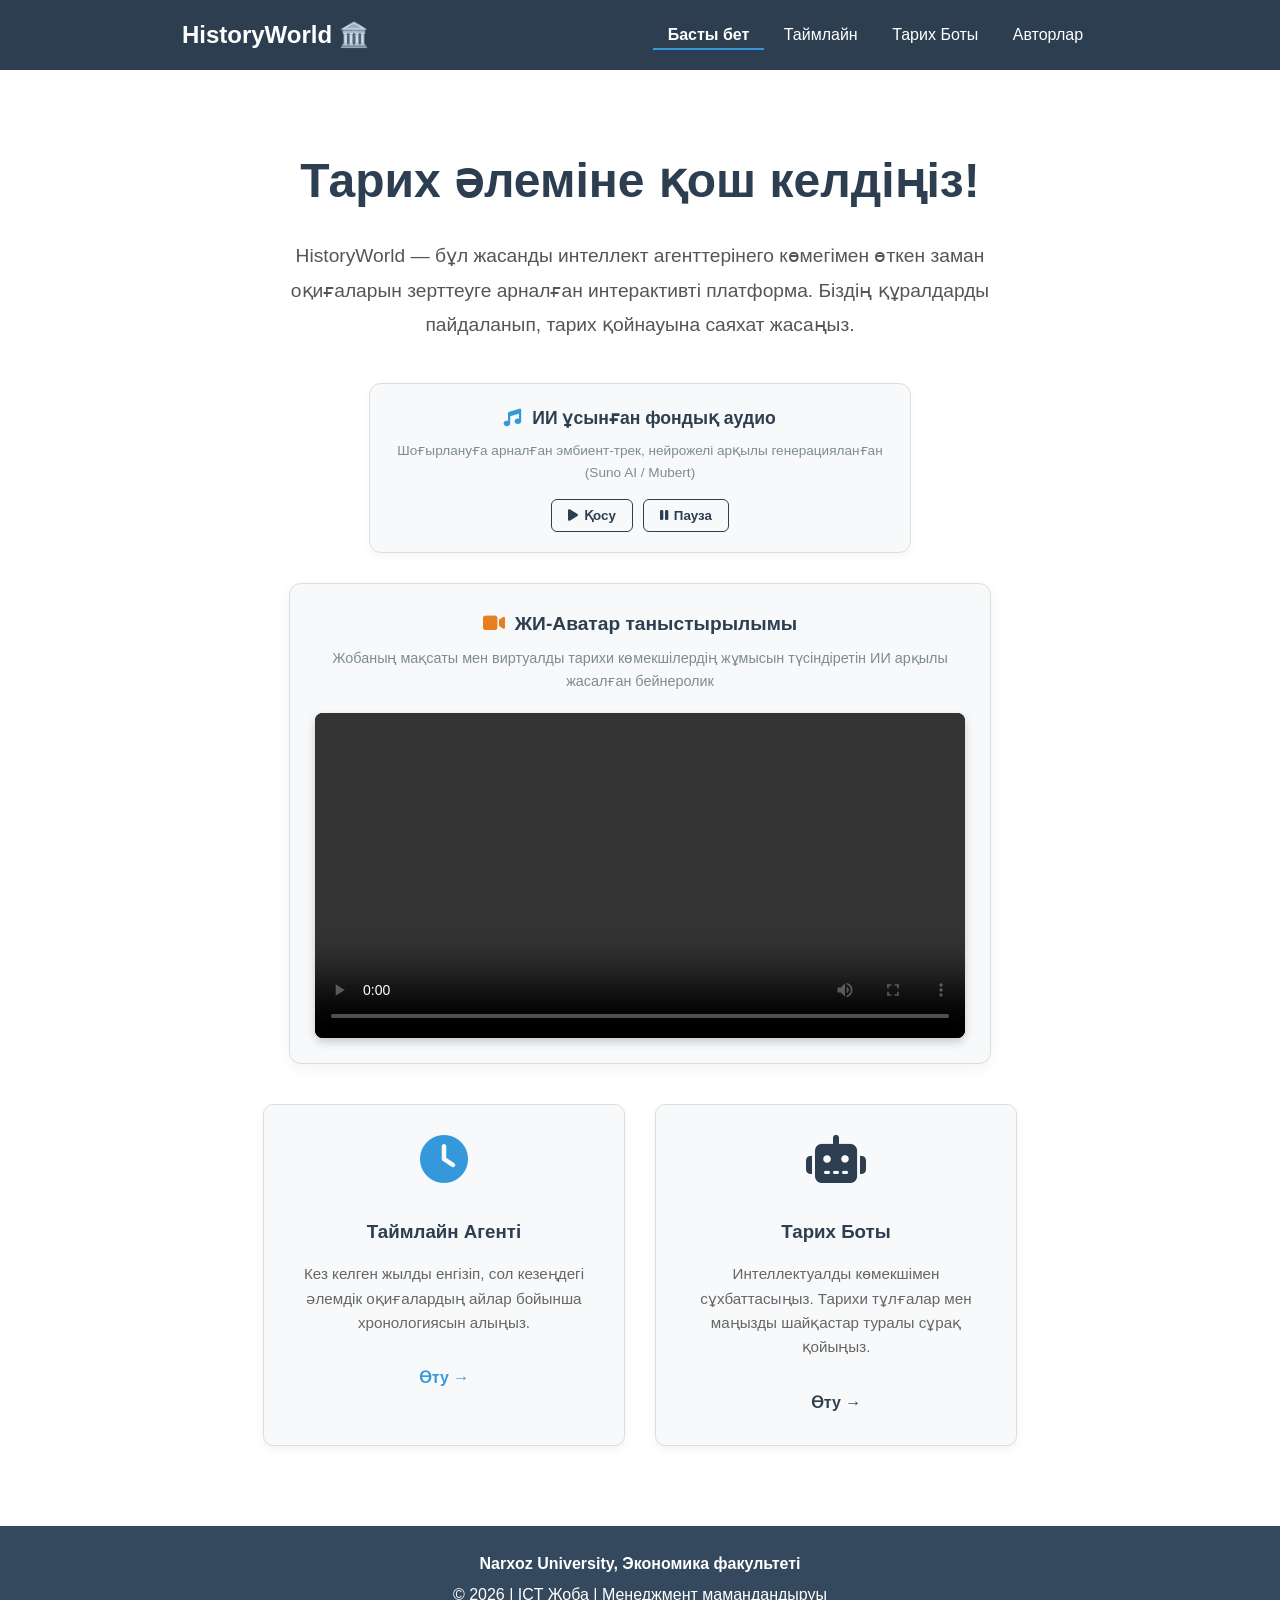
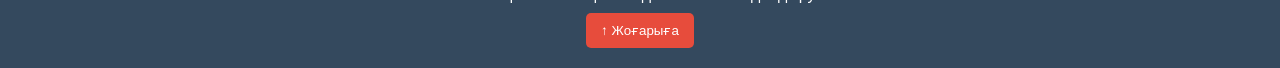
<file: index.html>
<!DOCTYPE html>
<html lang="kk">
<head>
    <meta charset="UTF-8">
    <title>HistoryWorld | Басты бет</title>
    <link rel="stylesheet" href="style.css">
    <link rel="stylesheet" href="https://cdnjs.cloudflare.com/ajax/libs/font-awesome/6.5.1/css/all.min.css">
    <style>
        /* Аудио ойнатқыш панелінің стильдері */
        .audio-ai-panel {
            background: #f8f9fa;
            border: 1px solid #ddd;
            padding: 20px;
            border-radius: 12px;
            max-width: 500px;
            margin: 0 auto 30px;
            box-shadow: 0 4px 10px rgba(0,0,0,0.03);
        }

        .audio-ai-panel h3 {
            color: #2c3e50;
            margin: 0 0 8px 0;
            font-size: 1.1rem;
            display: flex;
            align-items: center;
            justify-content: center;
            gap: 10px;
        }

        .audio-ai-panel p {
            color: #7f8c8d;
            font-size: 0.85rem;
            margin: 0 0 15px 0;
        }

        .audio-buttons {
            display: flex;
            justify-content: center;
            gap: 10px;
        }

        .audio-btn {
            padding: 8px 16px;
            border: 1px solid #2c3e50;
            background: transparent;
            color: #2c3e50;
            border-radius: 6px;
            font-weight: 600;
            cursor: pointer;
            display: inline-flex;
            align-items: center;
            gap: 6px;
            transition: all 0.2s ease;
        }

        .audio-btn:hover {
            background: #2c3e50;
            color: #fff;
        }

        /* ИИ-Видео панелінің стильдері */
        .video-ai-panel {
            background: #f8f9fa;
            border: 1px solid #ddd;
            padding: 25px;
            border-radius: 12px;
            max-width: 650px;
            margin: 0 auto 40px;
            box-shadow: 0 4px 15px rgba(0,0,0,0.05);
        }

        .video-ai-panel h3 {
            color: #2c3e50;
            margin: 0 0 8px 0;
            font-size: 1.2rem;
            display: flex;
            align-items: center;
            justify-content: center;
            gap: 10px;
        }

        .video-ai-panel p {
            color: #7f8c8d;
            font-size: 0.9rem;
            margin: 0 0 20px 0;
        }

        .video-wrapper {
            background: #000;
            border-radius: 8px;
            overflow: hidden;
            box-shadow: 0 4px 10px rgba(0,0,0,0.2);
            line-height: 0;
        }

        .video-wrapper video {
            width: 100%;
            height: auto;
        }
    </style>
</head>
<body>

<header>
    <nav>
        <div class="logo">HistoryWorld 🏛️</div>
        <div class="menu">
            <a href="index.html" class="active">Басты бет</a>
            <a href="timeline.html">Таймлайн</a>
            <a href="quiz.html">Тарих Боты</a>
            <a href="creators.html">Авторлар</a>
        </div>
    </nav>
</header>

<main style="text-align: center; padding: 40px 20px;">
    <h1 style="font-size: 3rem; color: #2c3e50; margin-bottom: 20px;">Тарих әлеміне қош келдіңіз!</h1>
    <p style="font-size: 1.2rem; max-width: 800px; margin: 0 auto 40px; color: #555; line-height: 1.8;">
        HistoryWorld — бұл жасанды интеллект агенттерінего көмегімен өткен заман оқиғаларын зерттеуге арналған интерактивті платформа. Біздің құралдарды пайдаланып, тарих қойнауына саяхат жасаңыз.
    </p>

    <section class="audio-ai-panel">
        <h3><i class="fas fa-music" style="color: #3498db;"></i> ИИ ұсынған фондық аудио</h3>
        <p>Шоғырлануға арналған эмбиент-трек, нейрожелі арқылы генерацияланған (Suno AI / Mubert)</p>
        
        <div class="audio-controls">
            <audio id="bgMusic" loop style="width: 100%; display: none;">
                <source src="https://www.soundhelix.com/examples/mp3/SoundHelix-Song-3.mp3" type="audio/mpeg">
                Сіздің браузеріңіз аудионы қолдамайды.
            </audio>
            
            <div class="audio-buttons">
                <button class="audio-btn" onclick="document.getElementById('bgMusic').play()">
                    <i class="fas fa-play"></i> Қосу
                </button>
                <button class="audio-btn" onclick="document.getElementById('bgMusic').pause()">
                    <i class="fas fa-pause"></i> Пауза
                </button>
            </div>
        </div>
    </section>

    <section class="video-ai-panel">
        <h3><i class="fas fa-video" style="color: #e67e22;"></i> ЖИ-Аватар таныстырылымы</h3>
        <p>Жобаның мақсаты мен виртуалды тарихи көмекшілердің жұмысын түсіндіретін ИИ арқылы жасалған бейнеролик</p>
        
        <div class="video-wrapper">
            <video src="video.mp4" controls preload="metadata">
                Сіздің браузеріңіз видеоны қолдамайды.
            </video>
        </div>
    </section>

    <div style="display: flex; justify-content: center; gap: 30px; flex-wrap: wrap; margin-top: 20px;">
        <div style="background: #f8f9fa; border: 1px solid #ddd; padding: 30px; border-radius: 10px; width: 300px; box-shadow: 0 4px 10px rgba(0,0,0,0.05); text-align: center;">
            <i class="fas fa-clock" style="font-size: 3rem; color: #3498db; margin-bottom: 15px;"></i>
            <h3 style="color: #2c3e50; margin-bottom: 10px;">Таймлайн Агенті</h3>
            <p style="color: #666; font-size: 0.95rem;">Кез келген жылды енгізіп, сол кезеңдегі әлемдік оқиғалардың айлар бойынша хронологиясын алыңыз.</p>
            <a href="timeline.html" style="display: inline-block; margin-top: 15px; color: #3498db; text-decoration: none; font-weight: bold;">Өту →</a>
        </div>

        <div style="background: #f8f9fa; border: 1px solid #ddd; padding: 30px; border-radius: 10px; width: 300px; box-shadow: 0 4px 10px rgba(0,0,0,0.05); text-align: center;">
            <i class="fas fa-robot" style="font-size: 3rem; color: #2c3e50; margin-bottom: 15px;"></i>
            <h3 style="color: #2c3e50; margin-bottom: 10px;">Тарих Боты</h3>
            <p style="color: #666; font-size: 0.95rem;">Интеллектуалды көмекшімен сұхбаттасыңыз. Тарихи тұлғалар мен маңызды шайқастар туралы сұрақ қойыңыз.</p>
            <a href="quiz.html" style="display: inline-block; margin-top: 15px; color: #2c3e50; text-decoration: none; font-weight: bold;">Өту →</a>
        </div>
    </div>
</main>

<footer>
    <div class="footer-content">
        <p><strong>Narxoz University, Экономика факультеті</strong></p>
        <p>© 2026 | ICT Жоба | Менеджмент мамандандыруы</p>
        <button id="backToTop" onclick="window.scrollTo(0, 0)">↑ Жоғарыға</button>
    </div>
</footer>

</body>
</html>
</file>
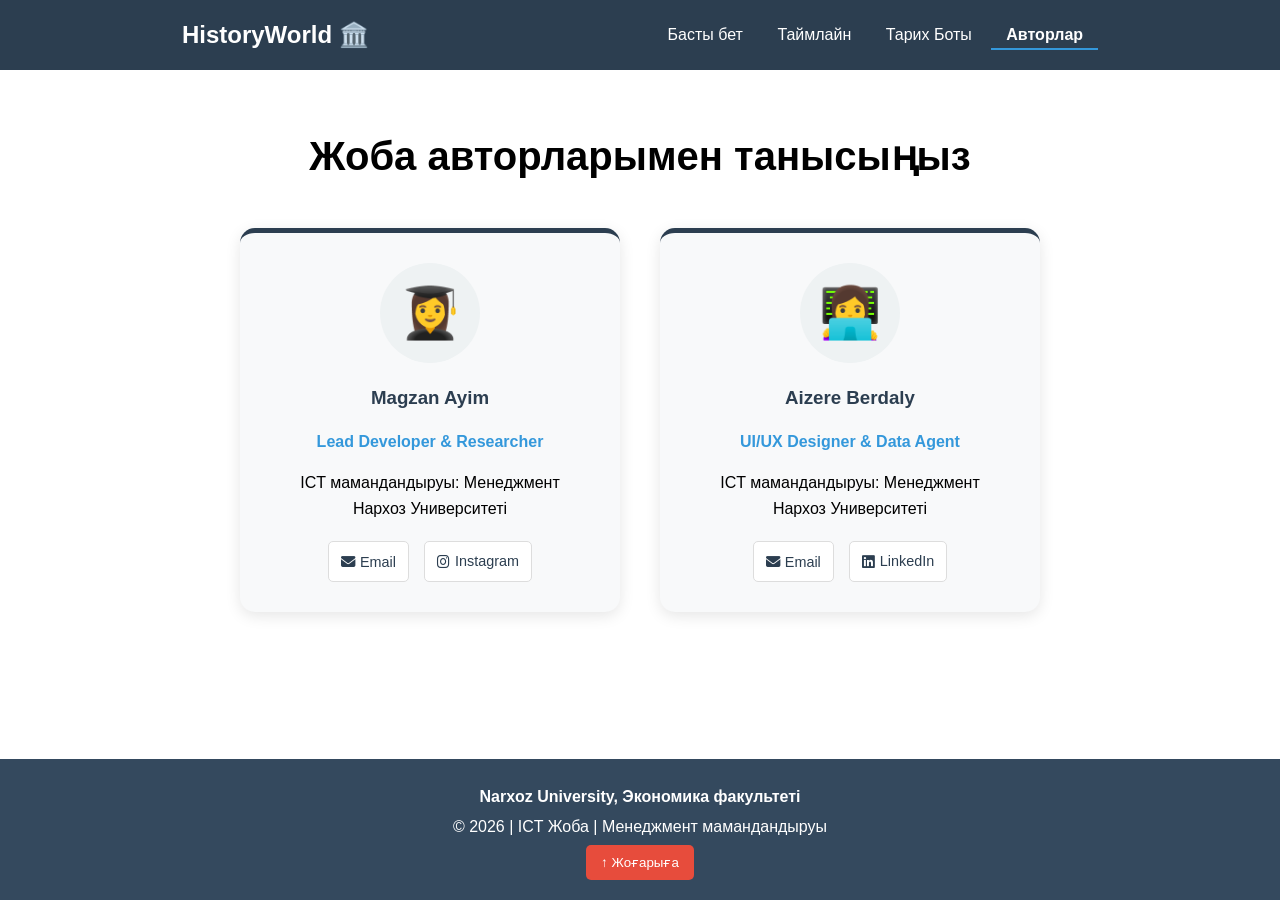
<file: creators.html>
<!DOCTYPE html>
<html lang="kk">
<head>
    <meta charset="UTF-8">
    <title>Авторлар | HistoryWorld</title>
    <link rel="stylesheet" href="style.css">
    <link rel="stylesheet" href="https://cdnjs.cloudflare.com/ajax/libs/font-awesome/6.5.1/css/all.min.css">
</head>
<body>

<header>
    <nav>
        <div class="logo">HistoryWorld 🏛️</div>
        <div class="menu">
            <a href="index.html">Басты бет</a>
            <a href="timeline.html">Таймлайн</a>
            <a href="quiz.html">Тарих Боты</a>
            <a href="creators.html" class="active">Авторлар</a>
        </div>
    </nav>
</header>

<main>
    <h2 style="text-align: center; font-size: 2.5rem; margin-bottom: 40px;">Жоба авторларымен танысыңыз</h2>
    
    <div class="creators-container">
        <div class="creator-card">
            <div class="profile-img">👩‍🎓</div>
            <h3>Magzan Ayim</h3>
            <p class="role">Lead Developer & Researcher</p>
            <p>ICT мамандандыруы: Менеджмент<br>Нархоз Университеті</p>
            <div class="card-links">
                <button class="btn-copy-email" onclick="copyEmail('aiym.magzan@narxoz.kz', this)">
                    <i class="fas fa-envelope"></i> Email
                </button>
                <a href="https://instagram.com/st.aiym" target="_blank"><i class="fab fa-instagram"></i> Instagram</a>
            </div>
        </div>

        <div class="creator-card">
            <div class="profile-img">👩‍💻</div>
            <h3>Aizere Berdaly</h3>
            <p class="role">UI/UX Designer & Data Agent</p>
            <p>ICT мамандандыруы: Менеджмент<br>Нархоз Университеті</p>
            <div class="card-links">
                <button class="btn-copy-email" onclick="copyEmail('aizereberdialy@narxoz.kz', this)">
                    <i class="fas fa-envelope"></i> Email
                </button>
                <a href="#" target="_blank"><i class="fab fa-linkedin"></i> LinkedIn</a>
            </div>
        </div>
    </div>
</main>

<footer>
    <div class="footer-content">
        <p><strong>Narxoz University, Экономика факультеті</strong></p>
        <p>© 2026 | ICT Жоба | Менеджмент мамандандыруы</p>
        <button id="backToTop" onclick="window.scrollTo(0, 0)">↑ Жоғарыға</button>
    </div>
</footer>

<script>
function copyEmail(email, buttonElement) {
    navigator.clipboard.writeText(email).then(() => {
        // Сохраняем исходный текст кнопки (иконку и слово Email)
        const originalHTML = buttonElement.innerHTML;
        
        // Меняем дизайн кнопки на успешное состояние
        buttonElement.classList.add('copied');
        buttonElement.innerHTML = '<i class="fas fa-check"></i> Көшірілді!';
        
        // Возвращаем кнопку в исходный вид через 2 секунды
        setTimeout(() => {
            buttonElement.classList.remove('copied');
            buttonElement.innerHTML = originalHTML;
        }, 2000);
    }).catch(err => {
        console.error('Көшіру сәтсіз аяқталды:', err);
        // Резервный показ сообщения, если браузер заблокировал буфер
        alert("Электрондық пошта: " + email);
    });
}
</script>

</body>
</html>
</file>
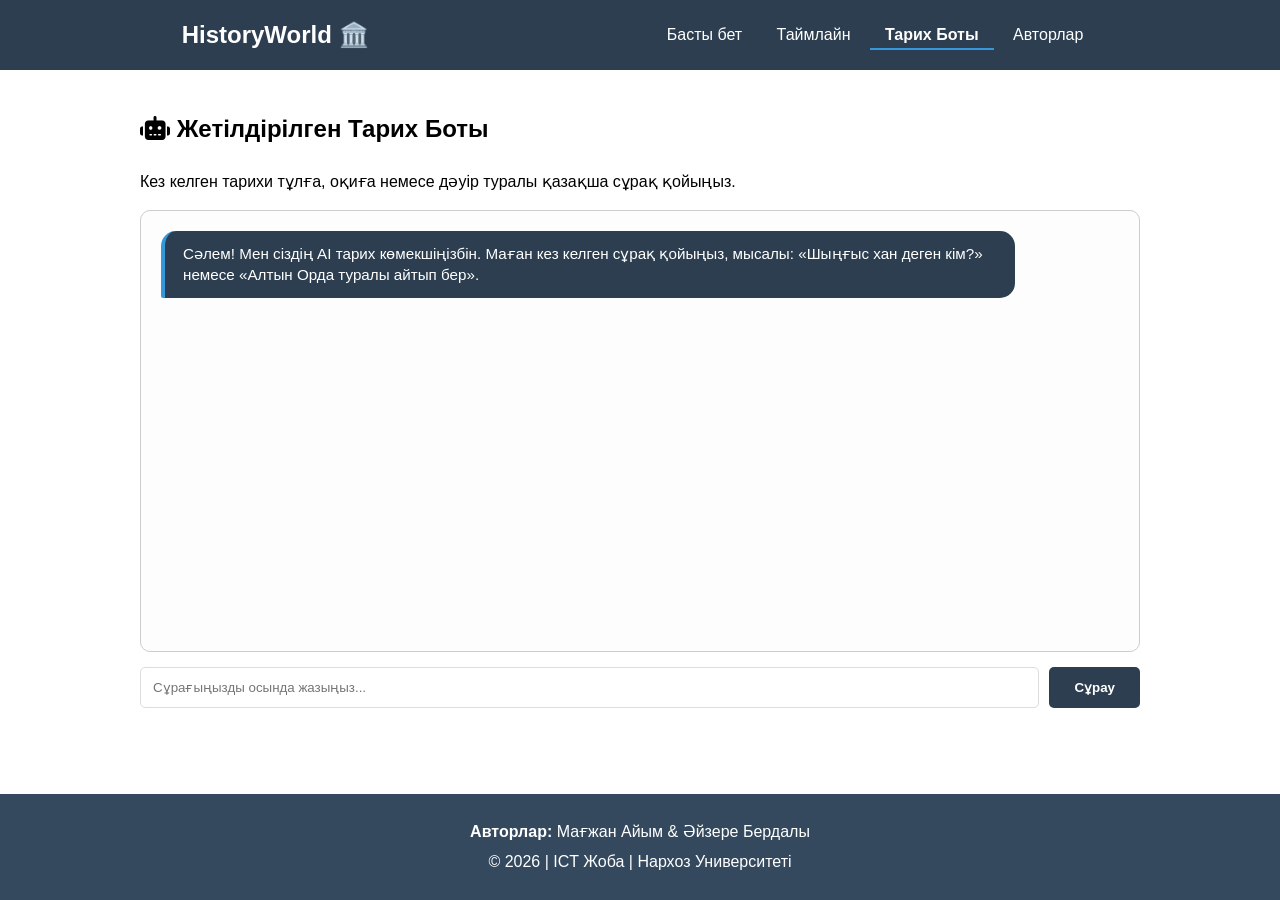
<file: quiz.html>
<!DOCTYPE html>
<html lang="kk">
<head>
    <meta charset="UTF-8">
    <title>Тарих Боты | AI Knowledge</title>
    <link rel="stylesheet" href="style.css">
    <link rel="stylesheet" href="https://cdnjs.cloudflare.com/ajax/libs/font-awesome/6.5.1/css/all.min.css">
    <style>
        #chat-box { 
            border: 1px solid #ccc; 
            padding: 20px; 
            height: 400px; 
            margin-bottom: 15px; 
            background: #fdfdfd; 
            overflow-y: auto;
            border-radius: 10px;
            display: flex;
            flex-direction: column;
            gap: 12px;
            scroll-behavior: smooth;
        }
        .msg { padding: 12px 18px; border-radius: 15px; max-width: 85%; font-size: 0.95rem; line-height: 1.4; }
        .user-msg { background: #3498db; color: white; align-self: flex-end; border-bottom-right-radius: 2px; }
        .bot-msg { background: #2c3e50; color: white; align-self: flex-start; border-left: 4px solid #3498db; border-bottom-left-radius: 2px; }
        
        .input-area { display: flex; gap: 10px; }
        #userInput { flex: 1; padding: 12px; border-radius: 5px; border: 1px solid #ddd; outline: none; }
        #sendBtn { padding: 10px 25px; background: #2c3e50; color: white; border: none; border-radius: 5px; cursor: pointer; font-weight: bold; transition: 0.3s; }
        #sendBtn:hover { background: #34495e; }
    </style>
</head>
<body>

<header>
    <nav>
        <div class="logo">HistoryWorld 🏛️</div>
        <div class="menu">
            <a href="index.html">Басты бет</a>
            <a href="timeline.html">Таймлайн</a>
            <a href="quiz.html" class="active">Тарих Боты</a>
            <a href="creators.html">Авторлар</a>
        </div>
    </nav>
</header>

<main>
    <h2><i class="fas fa-robot"></i> Жетілдірілген Тарих Боты</h2>
    <p>Кез келген тарихи тұлға, оқиға немесе дәуір туралы қазақша сұрақ қойыңыз.</p>
    
    <div id="chat-box">
        <div class="msg bot-msg">Сәлем! Мен сіздің AI тарих көмекшіңізбін. Маған кез келген сұрақ қойыңыз, мысалы: «Шыңғыс хан деген кім?» немесе «Алтын Орда туралы айтып бер».</div>
    </div>

    <div class="input-area">
        <input type="text" id="userInput" placeholder="Сұрағыңызды осында жазыңыз...">
        <button id="sendBtn" onclick="askBot()">Сұрау</button>
    </div>
</main>

<script>
    async function askBot() {
        const inputField = document.getElementById('userInput');
        let userInput = inputField.value.trim();
        const chatBox = document.getElementById('chat-box');

        if (!userInput) return;

        // 1. Пайдаланушы хабарламасын көрсету
        chatBox.innerHTML += `<div class="msg user-msg">${userInput}</div>`;
        inputField.value = "";

        const loadingId = "load-" + Date.now();
        chatBox.innerHTML += `<div class="msg bot-msg" id="${loadingId}">Мұрағаттарды іздеу... <i class="fas fa-spinner fa-spin"></i></div>`;
        chatBox.scrollTop = chatBox.scrollHeight;

        const loadingElem = document.getElementById(loadingId);

        // 2. Сәлемдесуді өңдеу
        const cleanInput = userInput.toLowerCase().replace(/[^\w\sа-яәғқңөұүһі]/gi, '');
        const greetings = ["сәлем", "салем", "ассалаумағалейкум", "қайырлы күн", "привет"];
        if (greetings.includes(cleanInput)) {
            loadingElem.innerHTML = "Сәлем! Мен дайынмын. Бүгін қандай тарихи құпияны ашамыз?";
            return;
        }

        // 3. Сұрақты тазалау (артық сөздерді алып тастау)
        let query = userInput.toLowerCase();
        const stopPhrases = [
            "туралы айтып бер", "туралы ақпарат", "деген кім", "деген не", 
            "кім болды", "не болды", "туралы мәлімет", "іздеу"
        ];
        
        stopPhrases.forEach(phrase => {
            query = query.replace(phrase, "");
        });
        query = query.replace("?", "").trim();

        try {
            // ҚАДАМ 1: kk.wikipedia арқылы ең сәйкес мақала тақырыбын іздеу
            const searchUrl = `https://kk.wikipedia.org/w/api.php?action=query&list=search&srsearch=${encodeURIComponent(query)}&format=json&origin=*`;
            const searchRes = await fetch(searchUrl);
            const searchData = await searchRes.json();

            if (searchData.query.search.length > 0) {
                const bestTitle = searchData.query.search[0].title;

                // ҚАДАМ 2: Осы мақаланың қысқаша мазмұнын алу
                const infoUrl = `https://kk.wikipedia.org/api/rest_v1/page/summary/${encodeURIComponent(bestTitle)}`;
                const infoRes = await fetch(infoUrl);
                const data = await infoRes.json();

                if (infoRes.ok) {
                    loadingElem.innerHTML = `<strong>${data.title}:</strong> ${data.extract}`;
                } else {
                    loadingElem.innerHTML = "Мен '" + bestTitle + "' туралы ақпарат таптым, бірақ мәліметті жүктеу мүмкін болмады. Нақтырақ сұрап көріңіз.";
                }
            } else {
                loadingElem.innerHTML = "Сіздің сұрағыңыз бойынша ешқандай тарихи дерек табылмады. Жазылуын тексеріп немесе басқа тақырыпты байқап көріңіз.";
            }
        } catch (error) {
            loadingElem.innerHTML = "📡 Байланыс қатесі. Жаһандық мұрағатқа қосылу мүмкін болмады.";
        }
        
        chatBox.scrollTop = chatBox.scrollHeight;
    }

    // Enter пернесін қолдау
    document.getElementById('userInput').addEventListener('keypress', function (e) {
        if (e.key === 'Enter') askBot();
    });
</script>

<footer>
    <div class="footer-content">
        <p><strong>Авторлар:</strong> Мағжан Айым & Әйзере Бердалы</p>
        <p>© 2026 | ICT Жоба | Нархоз Университеті</p>
    </div>
</footer>

</body>
</html>
</file>
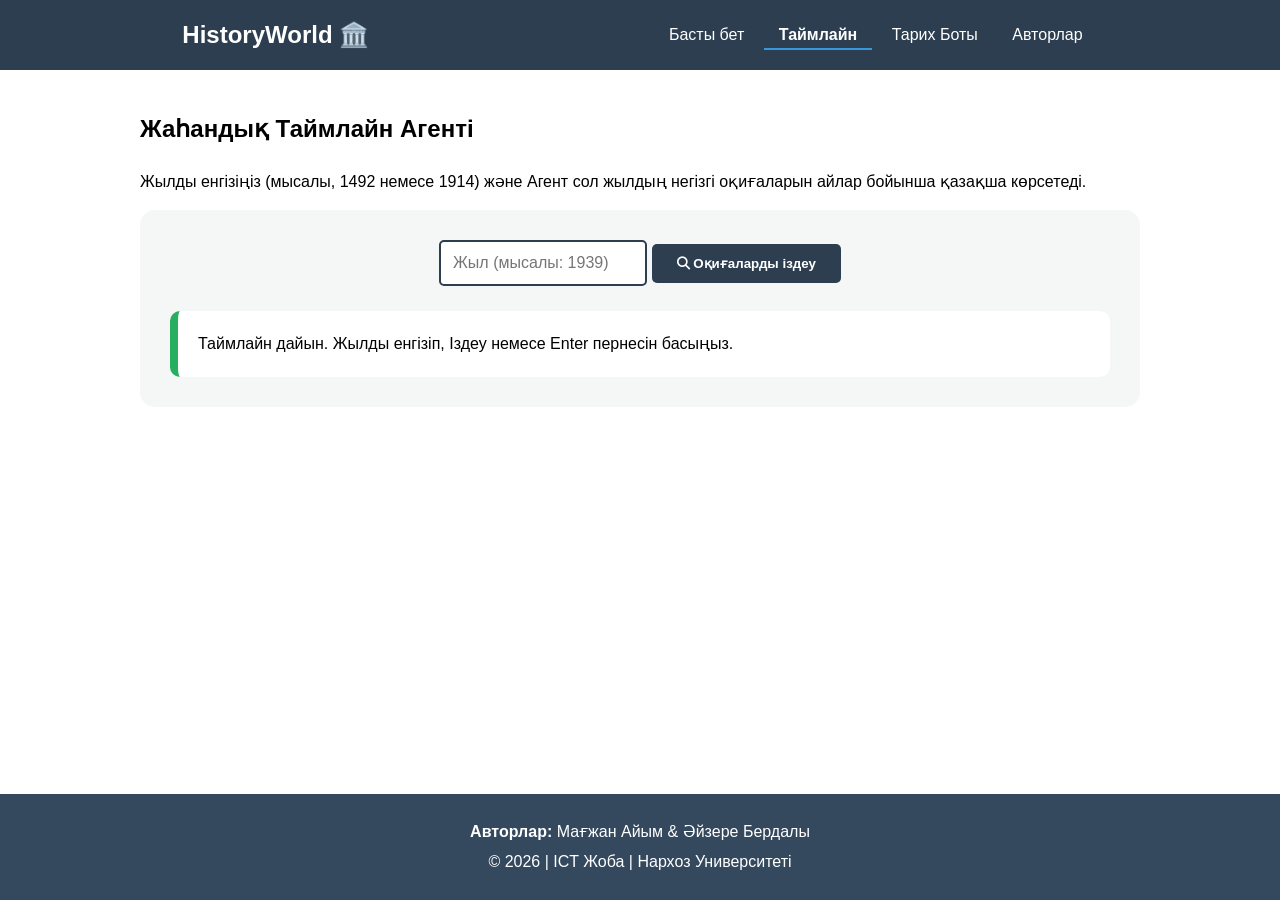
<file: timeline.html>
<!DOCTYPE html>
<html lang="kk">
<head>
    <meta charset="UTF-8">
    <title>Таймлайн Агенті | Тарихи Оқиғалар</title>
    <link rel="stylesheet" href="style.css">
    <link rel="stylesheet" href="https://cdnjs.cloudflare.com/ajax/libs/font-awesome/6.5.1/css/all.min.css">
    <style>
        .search-section { background: #f4f7f6; padding: 30px; border-radius: 15px; text-align: center; margin-bottom: 30px; }
        #yearInput { padding: 12px; width: 180px; border-radius: 5px; border: 2px solid #2c3e50; font-size: 1rem; outline: none; }
        .result-box { 
            margin-top: 25px; padding: 20px; background: white; border-radius: 10px; 
            border-left: 8px solid #27ae60; text-align: left; line-height: 1.6; 
            max-height: 500px; overflow-y: auto; 
        }
        .month-header { color: #2c3e50; border-bottom: 2px solid #3498db; margin-top: 15px; padding-bottom: 5px; font-weight: bold; text-transform: uppercase; }
        .event-item { margin: 8px 0; padding-left: 15px; border-left: 2px solid #ecf0f1; }
        .loader { display: none; color: #3498db; margin: 15px 0; font-weight: bold; }
        .search-btn { padding: 12px 25px; cursor: pointer; background: #2c3e50; color: white; border: none; border-radius: 5px; font-weight: bold; }
    </style>
</head>
<body>

<header>
    <nav>
        <div class="logo">HistoryWorld 🏛️</div>
        <div class="menu">
            <a href="index.html">Басты бет</a>
            <a href="timeline.html" class="active">Таймлайн</a>
            <a href="quiz.html">Тарих Боты</a>
            <a href="creators.html">Авторлар</a>
        </div>
    </nav>
</header>

<main>
    <h2>Жаһандық Таймлайн Агенті</h2>
    <p>Жылды енгізіңіз (мысалы, 1492 немесе 1914) және Агент сол жылдың негізгі оқиғаларын айлар бойынша қазақша көрсетеді.</p>

    <div class="search-section">
        <input type="number" id="yearInput" placeholder="Жыл (мысалы: 1939)">
        <button onclick="fetchHistory()" class="search-btn">
            <i class="fas fa-search"></i> Оқиғаларды іздеу
        </button>
        
        <div id="loader" class="loader"><i class="fas fa-spinner fa-spin"></i> Деректер аударылуда...</div>
        
        <div id="eventResult" class="result-box">
            Таймлайн дайын. Жылды енгізіп, Іздеу немесе Enter пернесін басыңыз.
        </div>
    </div>
</main>

<script>
    // Функция для онлайн-перевода текста с английского на казахский
    async function translateToKazakh(text) {
        try {
            const res = await fetch(`https://translate.googleapis.com/translate_a/single?client=gtx&sl=en&tl=kk&dt=t&q=${encodeURIComponent(text)}`);
            const data = await res.json();
            return data[0].map(item => item[0]).join('');
        } catch (error) {
            return text; // Если перевод сбоит, вернем исходный текст, чтобы не ломать сайт
        }
    }

    async function fetchHistory() {
        const year = document.getElementById('yearInput').value;
        const resultDiv = document.getElementById('eventResult');
        const loader = document.getElementById('loader');

        if (!year) {
            resultDiv.innerHTML = "❌ Жылды енгізіңіз.";
            return;
        }

        loader.style.display = "block";
        resultDiv.style.opacity = "0.5";

        try {
            // ШАГ 1: Загружаем идеально структурированную английскую страницу года
            const url = `https://en.wikipedia.org/w/api.php?action=parse&page=${year}&prop=text&format=json&origin=*`;
            const response = await fetch(url);
            const data = await response.json();

            if (data.parse) {
                const htmlContent = data.parse.text["*"];
                const parser = new DOMParser();
                const doc = parser.parseFromString(htmlContent, 'text/html');
                
                let formattedHistory = `<h3><i class="fas fa-calendar-alt"></i> ${year} жылдың басты оқиғалары</h3>`;
                
                // Английские месяцы для поиска по структуре Wikipedia
                const months = [
                    { en: "January", kk: "Қаңтар" }, { en: "February", kk: "Ақпан" },
                    { en: "March", kk: "Наурыз" }, { en: "April", kk: "Сәуір" },
                    { en: "May", kk: "Мамыр" }, { en: "June", kk: "Маусым" },
                    { en: "July", kk: "Шілде" }, { en: "August", kk: "Тамыз" },
                    { en: "September", kk: "Қыркүйек" }, { en: "October", kk: "Қазан" },
                    { en: "November", kk: "Қараша" }, { en: "December", kk: "Желтоқсан" }
                ];
                
                let foundAnything = false;
                const allElements = doc.querySelectorAll('li');

                // Перебираем каждый месяц
                for (const month of months) {
                    let monthEvents = [];
                    
                    allElements.forEach(el => {
                        const txt = el.innerText.trim();
                        // Проверяем, относится ли событие к текущему месяцу
                        if (el.parentElement && el.parentElement.previousElementSibling) {
                            const heading = el.parentElement.previousElementSibling.innerText;
                            if (heading && heading.includes(month.en) && txt.length > 15) {
                                monthEvents.push(txt);
                            }
                        }
                        // Запасной поиск, если структура списков плоская
                        if (monthEvents.length < 2 && txt.startsWith(month.en) && txt.length > 20) {
                            monthEvents.push(txt);
                        }
                    });

                    if (monthEvents.length > 0) {
                        foundAnything = true;
                        formattedHistory += `<div class="month-header">${month.kk}</div>`;
                        
                        // Берем первые 2-3 важных события, чтобы не перегружать переводчик
                        const limitedEvents = monthEvents.slice(0, 2);
                        
                        for (let ev of limitedEvents) {
                            // Переводим текст события на казахский перед выводом
                            const translatedEvent = await translateToKazakh(ev);
                            formattedHistory += `<div class="event-item">• ${translatedEvent}</div>`;
                        }
                    }
                }

                // Резервный план, если разбить по месяцам не вышло (древние года)
                if (!foundAnything) {
                    formattedHistory += "<p>Айлар бойынша хронология табылған жоқ. Жалпы сипаттама:</p>";
                    let pText = "";
                    const paragraphs = doc.querySelectorAll('p');
                    for (let p of paragraphs) {
                        if (p.innerText.trim().length > 40) {
                            pText = p.innerText.trim();
                            break;
                        }
                    }
                    if (pText) {
                        const translatedSummary = await translateToKazakh(pText);
                        formattedHistory += `<div class="event-item">${translatedSummary}</div>`;
                        foundAnything = true;
                    }
                }

                if (!foundAnything) {
                    formattedHistory += `<div class="event-item">Мұрағатта бұл жыл туралы деректер өте аз.</div>`;
                }

                resultDiv.innerHTML = formattedHistory;
            } else {
                resultDiv.innerHTML = "⚠️ Бұл жыл үшін мақала табылмады. Басқа жылды енгізіп көріңіз.";
            }
        } catch (error) {
            resultDiv.innerHTML = "📡 Байланыс қатесі немесе аударма сервері жауап бермеді.";
        } finally {
            loader.style.display = "none";
            resultDiv.style.opacity = "1";
        }
    }

    // Поиск по Enter
    document.getElementById('yearInput').addEventListener('keypress', function (e) {
        if (e.key === 'Enter') {
            fetchHistory();
        }
    });
</script>

<footer>
    <div class="footer-content">
        <p><strong>Авторлар:</strong> Мағжан Айым & Әйзере Бердалы</p>
        <p>© 2026 | ICT Жоба | Нархоз Университеті</p>
    </div>
</footer>

</body>
</html>
</file>
<file: style.css>
/* Base Styles */
body {
    font-family: 'Segoe UI', Tahoma, Geneva, Verdana, sans-serif;
    margin: 0;
    line-height: 1.6;
    display: flex;
    flex-direction: column;
    min-height: 100vh;
}

header {
    background: #2c3e50;
    color: white;
    padding: 1rem 0;
    position: sticky;
    top: 0;
    z-index: 1000;
}

nav {
    display: flex;
    justify-content: space-around;
    align-items: center;
    max-width: 1200px;
    margin: auto;
}

.logo { font-size: 1.5rem; font-weight: bold; }

nav a {
    color: white;
    text-decoration: none;
    padding: 5px 15px;
    transition: color 0.3s;
}

nav a:hover { color: #3498db; }

/* Highlight Active Page */
.active {
    border-bottom: 2px solid #3498db;
    font-weight: bold;
}

main {
    flex: 1;
    padding: 20px;
    max-width: 1000px;
    margin: auto;
    width: 100%;
}

/* Footer Styles */
footer {
    background: #34495e;
    color: white;
    padding: 20px;
    text-align: center;
    margin-top: 40px;
}

.footer-content p { margin: 5px 0; }

.social-links a {
    color: #3498db;
    margin: 0 10px;
    text-decoration: none;
}

#backToTop {
    background: #e74c3c;
    color: white;
    border: none;
    padding: 10px 15px;
    cursor: pointer;
    border-radius: 5px;
    transition: background 0.3s;
}

#backToTop:hover {
    background: #c0392b;
}

/* Creators Page Styles */
.creators-container {
    display: flex;
    justify-content: center;
    gap: 40px;
    flex-wrap: wrap;
    margin-top: 30px;
}

.creator-card {
    background: #f8f9fa;
    border-radius: 15px;
    box-shadow: 0 4px 15px rgba(0,0,0,0.1);
    padding: 30px;
    width: 320px;
    text-align: center;
    transition: transform 0.3s;
    border-top: 5px solid #2c3e50;
}

.creator-card:hover {
    transform: translateY(-10px);
}

.profile-img {
    font-size: 50px;
    background: #eef2f3;
    width: 100px;
    height: 100px;
    line-height: 100px;
    border-radius: 50%;
    margin: 0 auto 20px;
}

.creator-card h3 { color: #2c3e50; margin: 10px 0; }
.creator-card .role { color: #3498db; font-weight: bold; margin-bottom: 15px; }

.card-links {
    display: flex;
    justify-content: center;
    gap: 15px;
    margin-top: 20px;
}

/* Стили для кнопок (включая кнопку Email) и ссылок в карточках */
.card-links a, .btn-copy-email {
    text-decoration: none;
    color: #2c3e50;
    font-size: 0.9rem;
    padding: 8px 12px;
    background: #fff;
    border: 1px solid #ddd;
    border-radius: 5px;
    display: flex;
    align-items: center;
    gap: 5px;
    cursor: pointer;
    font-family: inherit;
    transition: all 0.3s ease;
}

.card-links a:hover, .btn-copy-email:hover {
    background: #3498db;
    color: white;
    border-color: #3498db;
}

/* Состояние при успешном копировании */
.btn-copy-email.copied {
    background-color: #27ae60 !important;
    color: white !important;
    border-color: #27ae60 !important;
}
</file>
